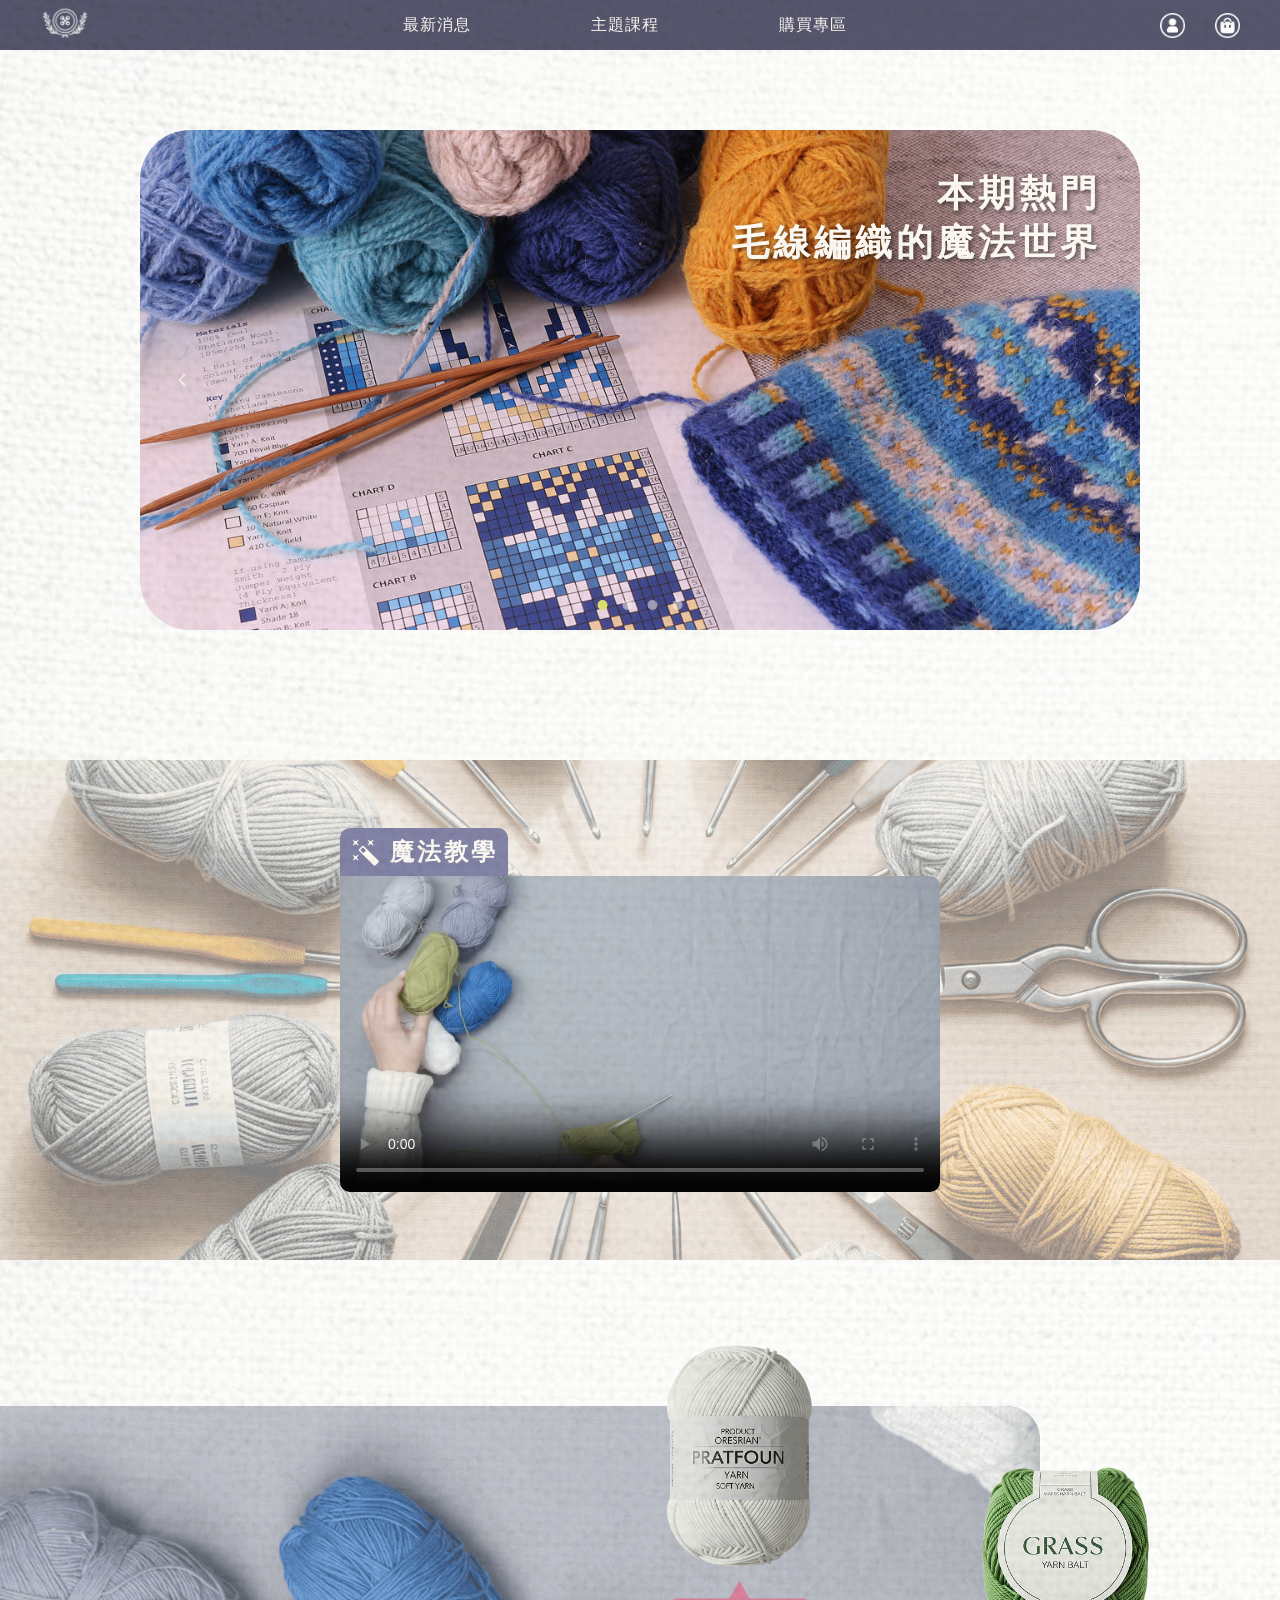
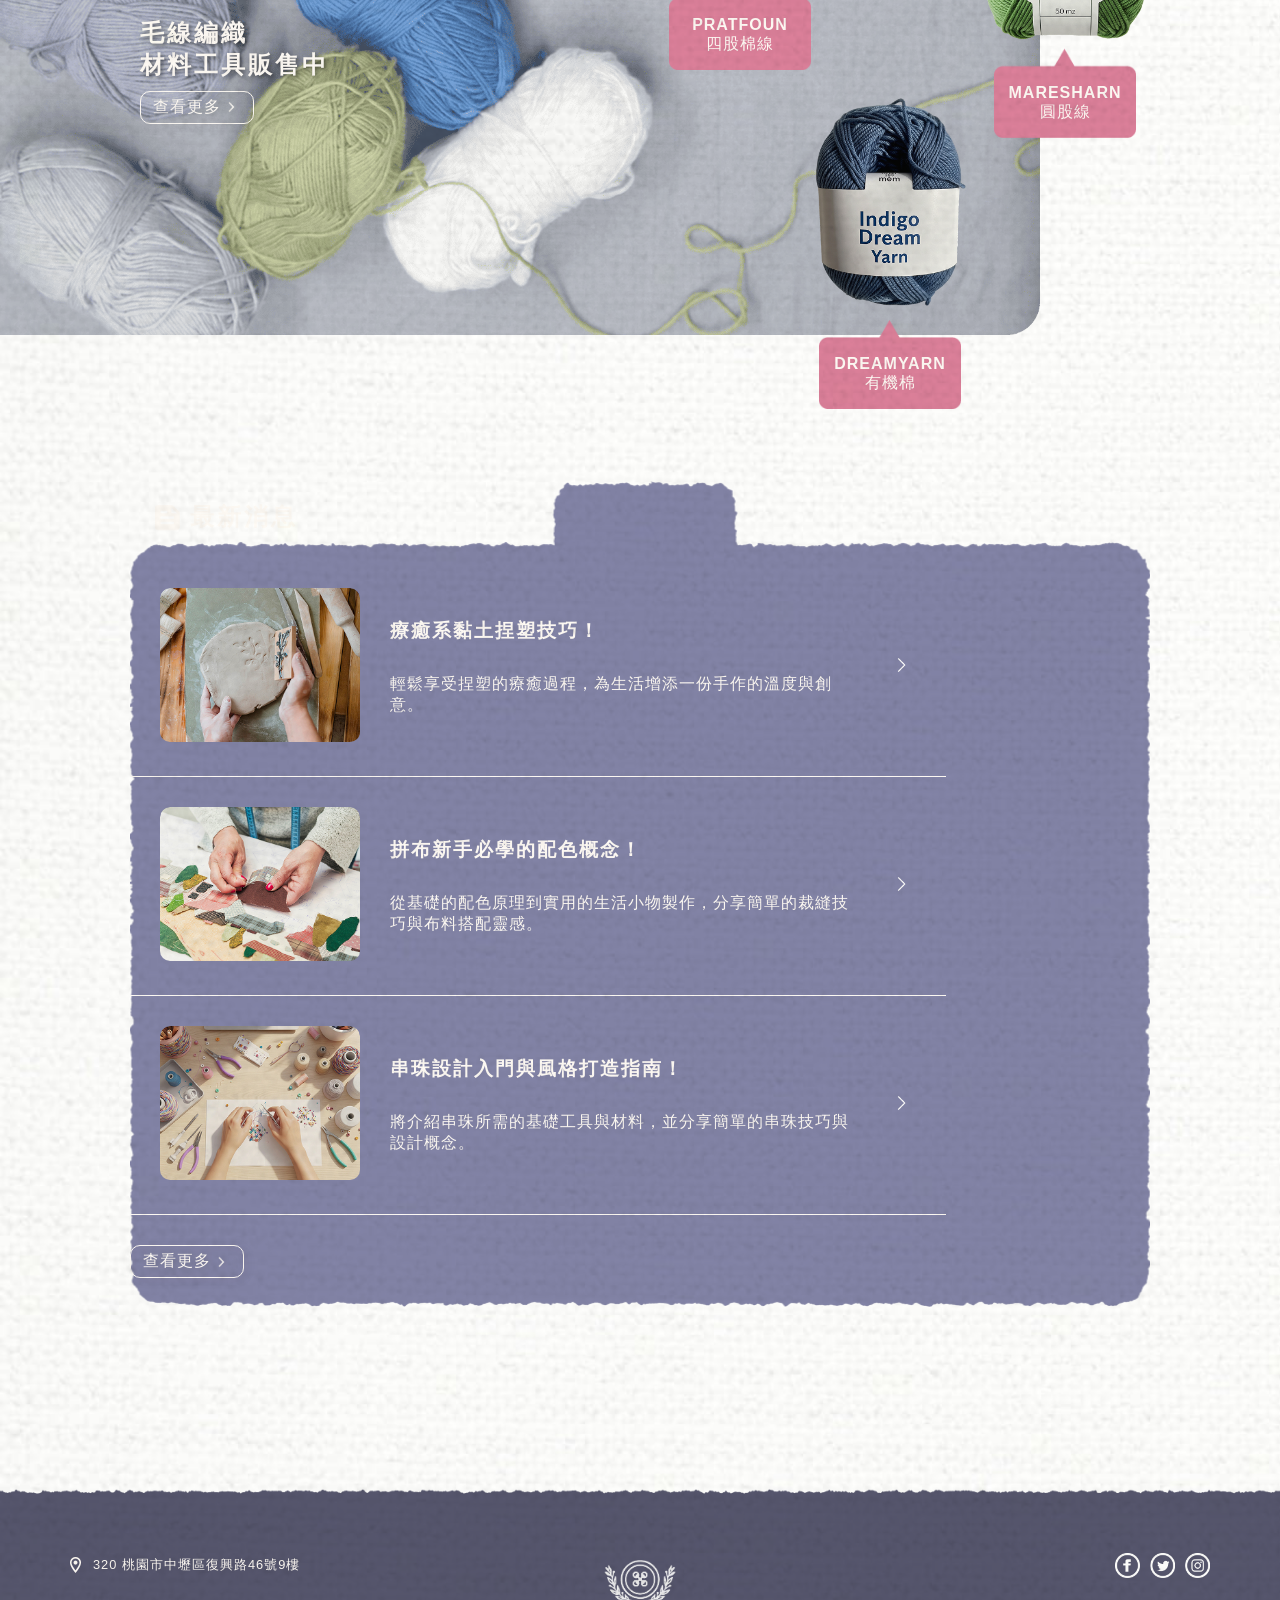
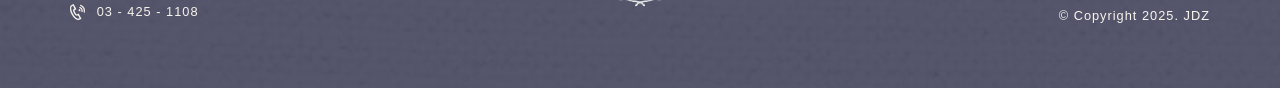
<file: index.html>
<!DOCTYPE html>
<html lang="en">
<head>
    <meta charset="UTF-8">
    <meta name="viewport" content="width=device-width, initial-scale=1.0">
    <meta name="format-detection" content="telephone=no, address=no, email=no">
    <title>簡單做</title>
    <link rel="shortcut icon" href="favicon.ico" type="image/x-icon">
    <link rel="stylesheet" href="./new.css">
</head>

<body>
    <!-- header -->
    <nav class="navbar">
        <div class="nav-container">
            <a href="./index.html">
                <div class="logo">
                    <img src="./picture/logo.png" alt="">
                </div>
            </a>
            
            <ul class="nav-menu" id="navMenu">
                <li><a href="#" class="nav-link">最新消息</a></li>
                <li><a href="#" class="nav-link">主題課程</a></li>
                <li><a href="#" class="nav-link">購買專區</a></li>
            </ul>
            
            <div class="user-section">
                <a href="">
                    <div class="user-icon">
                        <img src="./icon/user.png" alt="">
                    </div>
                </a>
                <a href="">
                    <div class="user-icon">
                        <img src="./icon/shopping_bag01.png" alt="">
                    </div>
                </a>
            </div>
            
            <div class="hamburger" id="hamburger">
                <span></span>
                <span></span>
                <span></span>
            </div>
        </div>
    </nav>

    <!-- ------回頁頂按鈕------ -->
    <button class="backtotop" id="backToTop">
        <img src="./picture/back_to_top.png" alt="back to top">
    </button>

    <!-- slide -->
    <div class="slide-container">
        <div class="slider">
            <div class="slide-content">
                <h2>本期熱門<br>毛線編織的魔法世界</h2>
                <p>走進毛線編織的魔法世界，新手也能輕鬆上手 !</p>
            </div>
            <div class="slide-active">
                <div class="slide"><img src="./picture/slide01.jpg" alt=""></div>
                <div class="slide"><img src="./picture/slide02.jpg" alt=""></div>
                <div class="slide"><img src="./picture/slide03.jpg" alt=""></div>
                <div class="slide"><img src="./picture/slide04.jpg" alt=""></div>
            </div>
            <!-- 導航箭頭 -->
            <div class="slide-btn">
                <button class="nav-arrow prev" onclick="changeSlide(-1)">
                    <img src="./icon/slide_prev.png" alt="">
                </button>
                <button class="nav-arrow next" onclick="changeSlide(1)">
                    <img src="./icon/slide_next.png" alt="">
                </button>
            </div>

            <!-- 導航點 -->
            <div class="dots-container">
                <span class="dot active" onclick="currentSlide(1)"></span>
                <span class="dot" onclick="currentSlide(2)"></span>
                <span class="dot" onclick="currentSlide(3)"></span>
                <span class="dot" onclick="currentSlide(4)"></span>
            </div>
        </div>
    </div>

    <!-- area1-video -->
        <div class="area1">
            <div class="index-video">
                <div class="titletag1">
                    <img class="title-icon" src="./icon/magic.png" alt="">
                    <h3>魔法教學</h3>
                </div>
                <video controls src="./video/knitting.mp4" poster="./video/knitting_cover.jpg" playsinline webkit-playsinline></video>
            </div>
        </div>

    <!-- area2 -->
    <div class="area2">
        <div class="area2-container">
            <h3>毛線編織<br>材料工具販售中</h3>
            <a href="">
                <button class="more-btn">
                    <p>查看更多</p>
                    <img class="btn-icon1" src="./icon/arrow_bold.png" alt="">
                </button>
            </a>
            <div class="yarn-group">
                <div class="yarn1">
                        <img class="yarn1p" src="./picture/index_yarn01.png" alt="">
                        <div class="yarntag">
                            <div class="tag-bg"></div>
                            <p>PRATFOUN<br>四股棉線</p>
                        </div>
                    </div>
                    <div class="yarn2">
                        <img class="yarn2p" src="./picture/index_yarn02.png" alt="">
                        <div class="yarntag">
                            <div class="tag-bg"></div>
                            <p>MARESHARN<br>圓股線</p>
                        </div>
                    </div>
                    <div class="yarn3">
                        <img class="yarn3p" src="./picture/index_yarn03.png" alt="">
                        <div class="yarntag">
                            <div class="tag-bg"></div>
                            <p>DREAMYARN<br>有機棉</p>
                        </div>
                    </div>
            </div>
        </div>
    </div>

    <!-- area3 -->
    <div class="area3" id="area3">
        <div class="news-list">
            <div class="titletag1">
                    <img class="title-icon" src="./icon/news.png" alt="">
                    <h3>最新消息</h3>
            </div>
            <div class="news-item">
                <div class="img-wrapper">
                    <img src="./picture/index_news01.jpg" alt="">
                </div>
                <div class="news-text">
                    <h3>療癒系黏土捏塑技巧！</h3>
                    <p>輕鬆享受捏塑的療癒過程，為生活增添一份手作的溫度與創意。</p>
                </div>
                <div class="arrow-button">
                    <img src="./icon/arrow.png" alt="">
                </div>
            </div>
            <div class="news-item">
                <div class="img-wrapper">
                    <img src="./picture/index_news02.jpg" alt="">
                </div>
                <div class="news-text">
                    <h3>拼布新手必學的配色概念！</h3>
                    <p>從基礎的配色原理到實用的生活小物製作，分享簡單的裁縫技巧與布料搭配靈感。</p>
                </div>
                <div class="arrow-button">
                    <img src="./icon/arrow.png" alt="">
                </div>
            </div>
            <div class="news-item">
                <div class="img-wrapper">
                    <img src="./picture/index_news03.jpg" alt="">
                </div>
                <div class="news-text">
                    <h3>串珠設計入門與風格打造指南！</h3>
                    <p>將介紹串珠所需的基礎工具與材料，並分享簡單的串珠技巧與設計概念。</p>
                </div>
                <div class="arrow-button">
                    <img src="./icon/arrow.png" alt="">
                </div>
            </div>
            <a href="">
                <button class="more-btn">
                    <p>查看更多</p>
                    <img class="btn-icon1" src="./icon/arrow_bold.png" alt="">
                </button>
            </a>
        </div>
    </div>

    <!-- footer -->
    <div class="footer-top">
        <footer id="page-footer">
            <div class="footer-container">
                <div class="footer-info">
                    <div class="footer-item">
                        <img src="./icon/location.png" alt="location">
                        <span>320 桃園市中壢區復興路46號9樓</span>
                    </div>
                    <div class="footer-item">
                        <img src="./icon/phone.png" alt="phone">
                        <span>03 - 425 - 1108</span>
                    </div>
                </div>
                
                <div class="footer-logo">
                    <a href="./index.html">
                    <img src="./picture/logo.png" alt="logo">
                    </a>
                </div>
                
                <div class="footer-social">
                    <div class="footer-icon-row">
                        <button class="footer-icons">
                            <a href="#"><img src="./icon/facebook.png" alt="facebook"></a>
                        </button>
                        <button class="footer-icons">
                            <a href="#"><img src="./icon/twitter.png" alt="twitter"></a>
                        </button>
                        <button class="footer-icons">
                            <a href="#"><img src="./icon/instagram.png" alt="instagram"></a>
                        </button>
                    </div>
                    <p>© Copyright 2025. JDZ</p>
                </div>
            </div>
    </footer>
</div>


    <script>
        // 漢堡開關
        const hamburger = document.getElementById('hamburger');
        const navMenu = document.getElementById('navMenu');

        hamburger.addEventListener('click', function() {
            hamburger.classList.toggle('active');
            navMenu.classList.toggle('active');
        });

        // 點分頁關閉
        const navLinks = document.querySelectorAll('.nav-link');
        navLinks.forEach(link => {
            link.addEventListener('click', () => {
                hamburger.classList.remove('active');
                navMenu.classList.remove('active');
            });
        });

        // 點區域關閉
        document.addEventListener('click', function(event) {
            const isClickInsideNav = navMenu.contains(event.target) || hamburger.contains(event.target);
            
            if (!isClickInsideNav && navMenu.classList.contains('active')) {
                hamburger.classList.remove('active');
                navMenu.classList.remove('active');
            }
        });

        // 視窗改變
        window.addEventListener('resize', function() {
            if (window.innerWidth > 768) {
                hamburger.classList.remove('active');
                navMenu.classList.remove('active');
            }
        });

        //backtotop
        const backtotop = document.getElementById("backToTop");
        window.onscroll = function () {
            if (document.body.scrollTop > 100 || document.documentElement.scrollTop > 100) {
            backtotop.style.display = "block";
            } else {
            backtotop.style.display = "none";
            }
        };
        backtotop.onclick = function () {
            window.scrollTo({ top: 0, behavior: 'smooth' });
        };

        //slide
        let currentSlideIndex = 0;
        const slides = document.querySelectorAll('.slide');
        const dots = document.querySelectorAll('.dot');
        const totalSlides = slides.length;
        let autoSlideInterval;
        const slideInterval = 3000; // 5秒切換一次

        // 顯示指定的幻燈片
        function showSlide(index) {
            // 移除所有active類
            slides.forEach(slide => slide.classList.remove('active'));
            dots.forEach(dot => dot.classList.remove('active'));

            // 添加active類到當前幻燈片
            slides[index].classList.add('active');
            dots[index].classList.add('active');
        }

        // 下一張幻燈片
        function nextSlide() {
            currentSlideIndex = (currentSlideIndex + 1) % totalSlides;
            showSlide(currentSlideIndex);
        }

        // 上一張幻燈片
        function prevSlide() {
            currentSlideIndex = (currentSlideIndex - 1 + totalSlides) % totalSlides;
            showSlide(currentSlideIndex);
        }

        // 切換幻燈片（通過箭頭）
        function changeSlide(direction) {
            clearInterval(autoSlideInterval);
            
            if (direction === 1) {
                nextSlide();
            } else {
                prevSlide();
            }
            
            // 重新開始自動播放
            startAutoSlide();
        }

        // 跳轉到指定幻燈片（通過點擊點）
        function currentSlide(index) {
            clearInterval(autoSlideInterval);
            
            currentSlideIndex = index - 1;
            showSlide(currentSlideIndex);
            
            // 重新開始自動播放
            startAutoSlide();
        }

        // 開始自動播放
        function startAutoSlide() {
            autoSlideInterval = setInterval(nextSlide, slideInterval);
        }

        // 停止自動播放
        function stopAutoSlide() {
            clearInterval(autoSlideInterval);
        }

        // 初始化
        document.addEventListener('DOMContentLoaded', function() {
            startAutoSlide();
            
            // 當滑鼠懸停時暫停自動播放
            const sliderContainer = document.querySelector('.slider-container');
            sliderContainer.addEventListener('mouseenter', stopAutoSlide);
            sliderContainer.addEventListener('mouseleave', startAutoSlide);
        });

        // 鍵盤控制
        document.addEventListener('keydown', function(e) {
            if (e.key === 'ArrowLeft') {
                changeSlide(-1);
            } else if (e.key === 'ArrowRight') {
                changeSlide(1);
            }
        });

        // 觸控支援（手機滑動）
        let startX = 0;
        let endX = 0;

        document.querySelector('.slider').addEventListener('touchstart', e => {
            startX = e.changedTouches[0].screenX;
        });

        document.querySelector('.slider').addEventListener('touchend', e => {
            endX = e.changedTouches[0].screenX;
            const threshold = 50; // 最小滑動距離

            if (startX - endX > threshold) {
                changeSlide(1); // 向左滑動，下一張
            } else if (endX - startX > threshold) {
                changeSlide(-1); // 向右滑動，上一張
            }
        });

        // yarntag:hover
        const tags = document.querySelectorAll('.yarntag');

        tags.forEach(tag => {
            // 進
            tag.addEventListener('mouseenter', () => {
            const parent = tag.parentElement; // yarn1 / yarn2 / yarn3
            const img = parent.querySelector('img')
            img.style.transition = 'transform 0.3s ease';
            img.style.transform = 'translateY(-20px)';
            });

            // 出
            tag.addEventListener('mouseleave', () => {
            const parent = tag.parentElement;
            const img = parent.querySelector('img');
            img.style.transform = 'translateY(0)';
            });
        });

    </script>
</body>
</html>
</file>
<file: new.css>
* {
            margin: 0;
            padding: 0;
            box-sizing: border-box;
        }

        body {
            font-family: "Noto Sans TC", sans-serif;
            background-color: #FFFBF7;
            background-image: url('./picture/texture_cloth.jpg');
            background-repeat: repeat;
            background-size: cover; 
            mix-blend-mode: multiply;
            opacity: 99%;
        }


/* ------ header ------ */
        .navbar {
            background-image: url(./picture/header.png);
            background-size: 100vw 60px;
            background-repeat: no-repeat;
            object-fit: cover;
            padding: 0 30px;
            position: relative;
        }

        .nav-container {
            max-width: 1200px;
            margin: 0 auto;
            display: flex;
            justify-content: space-between;
            align-items: center;
            /* height: 60px; */
        }

        .logo img{
            display: flex;
            align-items: center;
            width: 50px;
            opacity: 90%;
            filter: brightness(0) invert(1);
            transition: filter 0.3s ease;
        }

        .logo img:hover{
            filter: brightness(0) saturate(100%) invert(91%) sepia(42%) saturate(528%) hue-rotate(1deg) brightness(96%) contrast(90%);
        }

        .nav-menu {
            display: flex;
            list-style: none;
            align-items: center;
            gap: 90px;
        }

        .nav-link {
            color: #FFFBF7;
            text-decoration: none;
            font-size: 16px;
            letter-spacing:  1px;
            font-weight: 500;
            padding: 10px 15px;
            transition: all 0.3s ease;
            position: relative;
        }

        .nav-link::after {
            content: '';
            position: absolute;
            bottom: 6px;
            left: 50%;
            width: 0;
            height: 1.5px;
            background: #E0E26D;
            transition: all 0.3s ease;
            transform: translateX(-50%);
        }

        .nav-link:hover::after {
            width: 70%;
        }

        .user-section {
            display: flex;
            align-items: center;
            gap: 30px;
        }

        .user-icon img{
            width: 25px;
            height: 25px;
            display: flex;
            align-items: center;
            justify-content: center;
            cursor: pointer;
            transition: all 0.3s ease;
            filter: brightness(0) invert(1);
            transition: filter 0.3s ease;
        }

        .user-icon img:hover{
            filter: brightness(0) saturate(100%) invert(91%) sepia(42%) saturate(528%) hue-rotate(1deg) brightness(96%) contrast(90%);
        }

        a{
            text-decoration: none;
        }

        a, a:visited, a:hover, a:active {
            text-decoration: none;
        }

        a[href^="tel"],
        a[href^="mailto"],
        a[href^="geo"] {
            text-decoration: none;
            color: inherit;
            -webkit-text-decoration: none;
        }


/* ------ hamburger ------ */
        .hamburger {
            display: none;
            flex-direction: column;
            cursor: pointer;
            padding: 5px;
            filter: brightness(0) invert(1);
            transition: filter 0.3s ease;
        }

        .hamburger span {
            width: 25px;
            height: 3px;
            background: #FFFBF7;
            margin: 3px 0;
            transition: all 0.3s ease;
            border-radius: 2px;
        }

        .hamburger:hover{
            filter: brightness(0) saturate(100%) invert(91%) sepia(42%) saturate(528%) hue-rotate(1deg) brightness(96%) contrast(90%);
        }


/* ------ hambueger active ------ */
        .hamburger.active span:nth-child(1) {
            transform: rotate(45deg) translate(6px, 6px);
        }

        .hamburger.active span:nth-child(2) {
            opacity: 0;
        }

        .hamburger.active span:nth-child(3) {
            transform: rotate(-45deg) translate(6px, -6px);
        }


/* ------ backtotop ------ */
        .backtotop{
            position: fixed;
            right: 50px;
            bottom: 50px;
            background: #FFFBF7;
            width: 45px;
            height: 45px;
            border: none;
            border-radius: 50%;
            cursor: pointer;
            transition: opacity 0.3s ease;
            z-index: 10;
            filter: drop-shadow(1px 1px 4px rgba(0, 0, 0, 0.2))
        }

        .backtotop img{
            width: 100%;
            height: 100%;
        }

        .backtotop:hover {
            background: #E0E26D;
            } 


/* ------ footer ------ */
        .footer-top{
            background-image: url(./picture/footer.png);
            background-size: 100vw 200px;
            background-repeat: no-repeat;
            object-fit: cover;
            /* padding: 0 30px; */
            /* position: relative; */
        }

        #page-footer {
            width: 100%;
        }

        .footer-container {
            max-width: 1200px;
            height: 200px;
            margin-top: 180px;
            margin-inline: auto;
            display: flex;
            justify-content: space-between;
            align-items: center;
            padding: 0 30px;
        }

        .footer-info {
            display: flex;
            flex-direction: column;
            gap: 30px;
            flex: 1;
        }

        .footer-item {
            display: flex;
            align-items: center;
            gap: 12px;
        }

        .footer-item img {
            width: auto;
            height: 16px;
        }

        .footer-item span {
            color: #FFFBF7;
            font-size: 0.8rem;
            letter-spacing: 1px;
            align-items: flex-start;
            text-decoration: none;
        }

        .footer-logo {
            flex: 1;
            display: flex;
            justify-content: center;
            align-items: center;
        }

        .footer-logo img {
            width: 80px;
            opacity: 90%;
            filter: brightness(0) invert(1);
            transition: filter 0.3s ease;
        }

        .footer-logo img:hover{
            filter: brightness(0) saturate(100%) invert(91%) sepia(42%) saturate(528%) hue-rotate(1deg) brightness(96%) contrast(90%);
        }

        .footer-social {
            flex: 1;
            display: flex;
            flex-direction: column;
            align-items: flex-end;
            gap: 30px;
        }

        .footer-icon-row {
            display: flex;
            gap: 10px;
        }

        .footer-icons {
            background: none;
            border: none;
            display: flex;
            align-items: center;
            justify-content: center;
            cursor: pointer;
        }

        .footer-icons:hover img{
            filter: brightness(0) saturate(100%) invert(91%) sepia(42%) saturate(528%) hue-rotate(1deg) brightness(96%) contrast(90%);
        }

        .footer-icons a {
            display: flex;
            align-items: center;
            justify-content: center;
            width: 100%;
            height: 100%;
        }

        .footer-icons img {
            width: 25px;
            height: 25px;
            filter: brightness(0) invert(1);
            transition: filter 0.3s ease;
        }

        .footer-social p {
            color: #FFFBF7;
            font-size: 0.8rem;
            letter-spacing: 1px;
            margin: 0;
        }


/* ------ index slide ------ */
        .slide-container {
            position: relative;
            max-width: 1000px;
            margin: 80px auto;
            overflow: hidden;
        }

        .slider {
            position: relative;
            width: 100%;
            height: 500px;
            overflow: hidden;
            border-radius: 50px;
        }

        .slide img{
            aspect-ratio: 3/2;
            width: 100%;
            height: auto;
        }

        .slide:first-child{
            opacity: 1;
        }

        .slide.active {
            opacity: 1;
        }

        .slide{
            position: absolute;
            top: 0;
            left: 0;
            width: 100%;
            height: 100%;
            opacity: 0;
            transition: opacity 1s ease-in-out;
            display: flex;
            align-items: center;
            justify-content: center;
        }

        .slide-content {
            position: absolute;
            max-width: 100%;
            padding: 40px;
            color: #FFFBF7;
            transition: none;
            z-index: 9;
        }

        .slide-content h2 {
            position: absolute;
            right: -30vw;
            font-size: 2.3em;
            letter-spacing: 4px;
            text-align: right;
            margin-bottom: 20px;
            text-shadow: 2px 2px 4px rgba(0, 0, 0, 0.5);
            font-weight: bold;
        }

        .slide-content p {
            position: relative;
            top: 60vh;
            left: 0.5vw;
            font-size: 1.2em;
            letter-spacing: 3px;
            line-height: 1.6;
            text-shadow: 2px 2px 4px rgba(0, 0, 0, 0.5);
            background-color: #DC7E9A;
            padding: 5px 20px;
        }

        /* ------ dot ------ */
        .dots-container {
            position: absolute;
            bottom: 20px;
            left: 50%;
            transform: translateX(-50%);
            display: flex;
            gap: 15px;
        }

        .dot {
            width: 10px;
            height: 10px;
            border-radius: 50%;
            background: #FFFBF7;
            opacity: 50%;
            cursor: pointer;
            transition: all 0.3s ease;
        }

        .dot.active {
            background: #E0E26D;
            opacity: 100%;
        }

        .dot:hover {
            background: #FFFBF7;
            opacity: 80%;
        }

        /* ------ arrow ------ */
        .nav-arrow {
            position: absolute;
            top: 50%;
            transform: translateY(-50%);
            width: 45px;
            height: 45px;
            background: transparent;
            border: none;
            border-radius: 50%;
            color: #FFFBF7;
            cursor: pointer;
            transition: all 0.3s ease;
            display: flex;
            align-items: center;
            justify-content: center;
        }

        .nav-arrow img{
            width: 25px;
        }

        .nav-arrow:hover {
            background: #E0E26D;
            transform: translateY(-50%);
        }

        .prev {
            left: 20px;
        }

        .next {
            right: 20px;
        }


/* ------ area1 ------ */
        .area1{
            display: flex;
            justify-content: center;
            align-items: center;
            height: 500px;
            margin-top: 130px;
            background-image: url(./picture/index_background01.png);
            background-repeat: no-repeat;
            background-size: cover; 
            background-position: center center;
            /* overflow: hidden; */
        }

        .index-video{
            /* background-color: rgba(0, 255, 0, 0.1); */
            display: flex;
            flex-direction: column;
            align-items: flex-start;
            width: fit-content;
            position: relative;
            margin: 0 auto;
            gap: 0;
        }

        .titletag1{
            display: inline-flex;
            align-items: center;
            gap: 10px;
            background-color: #8283A7;
            border-radius: 10px 10px 0 0;
            padding: 8px 10px;
        }

        .title-icon{
            width: 30px;
            height: auto;
        }

        .titletag1 h3{
            color: #FFFBF7;
            font-size: 1.5rem;
            letter-spacing: 3px;
        }

        .area1 video{
            display: block;
            width: 60vw;
            max-width: 600px;
            height: auto;
            border-radius: 0 10px 10px 10px;
        }


/* ------ area2 ------ */
        .area2{
            display: flex;
            justify-content: center;
            align-items: center;
            height: 800px;
            margin-top: 10px;
            background-image: url(./picture/index_background02.png);
            background-repeat: no-repeat;
            background-size: contain; 
            background-position: center center;
            /* overflow: hidden; */
        }

        .area2-container{
            position: relative;
            width: 100%;
            max-width: 1000px;
            margin: 0 auto;
        }

        .area2 h3{
            color: #FFFBF7;
            font-size: 1.5rem;
            letter-spacing: 3px;
            text-shadow: 2px 2px 4px rgba(0, 0, 0, 0.5);
        }

        .more-btn{
            display: inline-flex;
            align-items: center;
            padding: 5px 12px;
            margin-top: 10px;
            border-radius: 10px;
            background-color: transparent;
            border: 1.5px solid #FFFBF7;
            cursor: pointer;
            position: relative;
            filter: drop-shadow(2px 2px 4px rgba(0, 0, 0, 0.2));
            transition: background-color 0.3s ease;
        }

        .btn-icon1{
            width: 20px;
            height: auto;
            transition: filter 0.3s ease;
            transition: transform 0.3s ease;
        }

        .more-btn p{
            color: #FFFBF7;
            font-size: 1rem;
            letter-spacing: 1px;
            font-weight: 500;
            text-decoration: none;
        }

        .more-btn:hover{
            background-color: #E0E26D;
            border: 1.5px solid #E0E26D;
        }

        .more-btn:hover .btn-icon1{
            filter: brightness(0) saturate(100%) invert(33%) sepia(8%) saturate(1241%) hue-rotate(201deg) brightness(93%) contrast(87%);
            transform: translateX(5px);
        }

        .more-btn:hover p{
            color: #54546C;
        }

        .yarn-group {
            /* background-color: rgba(0, 255, 0, 0.1); */
            position:absolute;
            top: 50%;
            right: 0;
            transform: translateY(-50%);
            display: flex;
            flex-direction: column;
        }

        .yarn1, .yarn2, .yarn3 {
            display: flex;
            flex-direction: column;
            align-items: center;
            justify-content: center;
        }

        .yarn1{
            position: relative;
            right: 110%;
            transform: translateY(50%);
        }

        .yarn2{
            position: relative;
            right: -20%;
            transform: translateY(-30%);
        }

        .yarn3{
            position: relative;
            right: 50%;
            transform: translateY(-50%);
        }

        .yarntag{
            position: relative;
            width: 160px;
            height: auto;
            padding: 15px;
            cursor: pointer;
            z-index: 1;
        }

        .tag-bg{
            position: absolute;
            top: 0;
            left: 0;
            right: 0;
            bottom: 0;
            background-image: url(./picture/tag.png);
            background-repeat: no-repeat;
            background-size: contain;
            background-position: center center;
            transition: transform 0.3s ease;
            transition: filter 0.3s ease;
            z-index: -1;
        }

        .yarntag p{
            font-size: 1rem;
            font-weight: 550;
            letter-spacing: 1px;
            color: #FFFBF7;
            text-align: center;
            padding-top: 20px;
            transition: transform 0.3s ease;
            z-index: 1;
        }

        .yarntag:hover .tag-bg{
            filter: brightness(0) saturate(100%) invert(91%) sepia(42%) saturate(528%) hue-rotate(1deg) brightness(96%) contrast(90%);
        }

        .yarntag:hover p{
            color: #54546C;
        }

        .yarn1p, .yarn2p, .yarn3p{
            width: 250px;
            height: auto;
            transition: transform 0.3s ease;
        }


/* ------ area3 ------ */
        .area3{
            /* background-color: rgba(0, 255, 0, 0.1); */
            display: flex;
            flex-direction: column;
            justify-content: center;
            align-items: center;
            margin-top: 10px;
        }

        .news-list{
            /* background-color: rgba(0, 255, 0, 0.1); */
            background-image: url(./picture/index_background03.png);
            background-repeat: no-repeat;
            background-size: cover; 
            background-position: center;
            padding-top: 30px;
            position: relative;
            width: 100%;
            max-width: 1020px;
            overflow: visible;
            justify-items: center;
            align-items: center;
        }

        .news-item{
            gap: 30px;
            width: 80%;
            border-bottom: 1px solid #FFFBF7;
            padding-block: 30px;
            padding-inline: 30px;
            cursor: pointer;
            display: flex;
            flex-direction: row;
            align-items: center;
        }

        .news-item:hover img{
            transform: scale(1.1);
            filter: brightness(1.1);
        }

        .news-item:hover .news-text h3,
        .news-item:hover .news-text p{
            color: #E0E26D;
        }

        .news-item:hover .arrow-button img{
            filter: brightness(0) saturate(100%) invert(91%) sepia(42%) saturate(528%) hue-rotate(1deg) brightness(96%) contrast(90%);
            transform: translateX(10px);
        }

        .news-list .titletag1{
            background: none;
            padding-left: 25px;
            transform: translateY(-35%);
        }

        .news-list .title-icon{
            width: 25px;
        }

        .img-wrapper {
            width: 200px;
            height: auto;
            border-radius: 10px;
            overflow: hidden; /* 關鍵：裁切內部放大內容 */
            flex-shrink: 0;   /* 防止圖片在 flex 中被壓縮 */
        }

        .news-item img{
            width: 200px;
            height: auto;
            object-fit: cover;
            border-radius: 10px;
            transition: transform 0.3s ease, filter 0.3s ease;
        }

        .news-text h3{
            margin: 0;
            font-size: 1.2rem;
            font-weight: bold;
            letter-spacing: 2px;
            color: #FFFBF7;
            transition: transform 0.3s ease;
        }

        .news-text p{
            padding-top: 30px;
            font-size: 1rem;
            letter-spacing: 1px;
            color: #FFFBF7;
            transition: transform 0.3s ease;
        }

        .arrow-button img{
            width: 30px;
            filter: brightness(0) invert(1);
            transition: filter 0.3s ease;
            transition: transform 0.3s ease;
        }

        .news-list .more-btn{
            margin-block: 30px;
        }






/* ------ responsive ------ */
        /* 手機 */
        @media screen and (max-width: 480px){
            /* header */
            .navbar {
                background-size: 100vw 50px;
                padding: 0 15px;
            }

            .nav-container {
                height: 50px;
                padding: 0 5px;
            }

            .logo img {
                width: 40px;
            }

            .hamburger {
                display: flex;
            }

            .nav-menu {
                position: fixed;
                top: 40px;
                right: -100%;
                width: 100%;
                height: calc(100vh - 40px);
                background: #54546C;
                opacity: 100%;
                flex-direction: column;
                justify-content: flex-start;
                align-items: center;
                padding-top: 100px;
                transition: right 0.3s ease;
                gap: 30px;
                z-index: 10;
            }

            .nav-menu.active {
                right: 0;
            }

            .nav-link {
                top: 50px;
                font-size: 1rem;
                padding: 15px 30px;
                width: 80%;
                text-align: center;
                margin: 10px 0;
            }

            .nav-link:hover {
                transform: none;
            }

            .user-section {
                position: fixed;
                top: 120px;
                left: 50%;
                transform: translateX(-50%);
                opacity: 0;
                transition: all 0.3s ease;
                z-index: 11;
            }

            .nav-menu.active ~ .user-section {
                opacity: 1;
            }

            .backtotop {
                right: 20px;
                bottom: 20px;
                width: 40px;
                height: 40px;
            }

            /* footer */
            .footer-top {
                background-size: 100vw 180px;
            }

            .footer-container {
                height: 180px;
                margin-top: 100px;
                flex-direction: column;
                gap: 15px;
                text-align: center;
                padding: 0 15px;
                position: relative;
            }

            .footer-info, 
            .footer-social {
                flex: none;
                align-items: center;
            }

            .footer-info {
                gap: 10px;
                margin-top: 60px;
            }

            .footer-item {
                justify-content: flex-start;
                gap: 8px;
            }

            .footer-item img {
                height: 14px;
            }

            .footer-item span {
                font-size: 0.7rem;
            }

            .footer-logo img {
                position: absolute;
                top: 0;
                left: 50%;
                transform: translateX(-50%);
                width: 50px;
                padding-top: 5px;
            }

            .footer-social {
                gap: 10px;
                margin-top: -10px;
                padding-bottom: 15px;
            }

            .footer-social p {
                font-size: 0.7rem;
            }

            .footer-icons img {
                width: 20px;
                height: 20px;
            }

            /* slide */
            .slide-container {
                margin: 60px auto;
                max-width: 90%;
            }

            .slider {
                height: 250px;
                border-radius: 25px;
            }

            .slide-content h2 {
                top: 3vh;
                right: 5vw;
                font-size: 1.3rem;
                letter-spacing: 2px;
            }

            .slide-content p {
                top: 17vh;
                left: 50%;
                transform: translateX(-50%);
                padding: 3px 10px;
                font-size:0.8rem;
                letter-spacing: 1px;
            }

            .dots-container {
                bottom: 10px;
                gap: 10px;
            }

            .dot {
                width: 8px;
                height: 8px;
            }

            .nav-arrow {
                width: 40px;
                height: 40px;
            }

            .nav-arrow img {
                width: 20px;
            }

            .prev {
                left: 10px;
            }

            .next {
                right: 10px;
            }
    

            /* area1 */
            .area1 {
                height: 250px;
                margin-top: 60px;
            }

            .titletag1 {
                gap: 8px;
                border-radius: 8px 8px 0 0;
                padding: 6px 8px;
            }

            .title-icon {
                width: 20px;
            }

            .titletag1 h3 {
                font-size: 1rem;
                letter-spacing: 1px;
            }

            .area1 video {
                width: 90vw;
                max-width: 350px;
                border-radius: 0 8px 8px 8px;
            }

            /* area2 */
            .area2 {
                height: 500px;
                margin-top: -100px;
            }

            .area2-container{
                max-width: 90%;
            }

        .area2 h3 {
            font-size: 1rem;
            letter-spacing: 1px;
            position: absolute;
            top: -70px;
        }

        .more-btn {
            padding: 3px 5px;
            margin-top: 10px;
            border-radius: 8px;
            position: absolute;
            top: -30px;
        }

        .btn-icon1{
            width: 13px;
        }

        .more-btn p{
            padding-left: 5px;
            font-size: 0.8rem;
        }

        .yarn-group {
            transform: translate(3%, 10%);
            flex-direction: row;
        }

        .yarn1{
            right: 0;
            transform: translateY(8%);
            }

            .yarn2{
                right: 0;
                transform: translateY(-10%);
            }

            .yarn3{
                right: 0;
                transform: translateY(8%);
            }

            .yarn1p, .yarn2p, .yarn3p {
                width: 140px;
            }

            .yarntag {
                width: 90px;
                padding: 10px;
            }
            
            .yarntag p {
                font-size: 0.75rem;
                font-weight: normal;
                letter-spacing: 0.8px;
                padding-top: 12px;
                justify-self: center;
            }

    /* Area3 新聞區域調整 */
    .news-list {
        padding: 20px 15px;
        background-size: contain;
    }

    .news-list .titletag1 {
        padding-left: 15px;
        margin-bottom: 20px;
    }

    .news-item {
        flex-direction: column;
        align-items: flex-start;
        gap: 15px;
        padding: 20px 15px;
        width: 95%;
    }

    .img-wrapper {
        width: 100%;
        max-width: 300px;
        align-self: center;
    }

    .news-item img {
        width: 100%;
    }

    .news-text h3 {
        font-size: 1rem;
        letter-spacing: 1px;
    }

    .news-text p {
        padding-top: 10px;
        font-size: 0.9rem;
        line-height: 1.5;
    }

    .arrow-button {
        align-self: flex-end;
    }

    .arrow-button img {
        width: 25px;
    }
        }

        @media screen and (max-width: 768px) and (min-width: 481px) {
            .hamburger {
                display: flex;
            }

            .nav-menu {
                position: fixed;
                top: 40px;
                right: -100%;
                width: 100%;
                height: calc(100vh - 40px);
                background: #54546C;
                opacity: 100%;
                flex-direction: column;
                justify-content: flex-start;
                align-items: center;
                padding-top: 100px;
                transition: right 0.3s ease;
                gap: 30px;
                z-index: 10;
            }

            .nav-menu.active {
                right: 0;
            }

            .nav-link {
                top: 50px;
                font-size: 18px;
                padding: 15px 30px;
                width: 80%;
                text-align: center;
                margin: 10px 0;
            }

            .nav-link:hover {
                transform: none;
            }

            .user-section {
                position: fixed;
                top: 120px;
                left: 50%;
                transform: translateX(-50%);
                opacity: 0;
                transition: all 0.3s ease;
                z-index: 11;
            }

            .nav-menu.active ~ .user-section {
                opacity: 1;
            }

            .backtotop{
                right: 20px;
            }

            .footer-container {
                flex-direction: column;
                gap: 20px;
                text-align: center;
            }
            
            .footer-info, .footer-social {
                align-items: center;
            }
            
            .footer-social {
                align-items: center;
            }
            
            .footer-item {
                justify-content: center;
            }

            .slider{
                height: 300px;
            }


            .slide-content h2 {
                position: absolute;
                right: -14vw;
                font-size: 1.2em;
                letter-spacing: 2px;
            }

            .slide-content p {
                position: relative;
                top: 33vh;
                left: -1vw;
                padding: 2px 15px;
                font-size: 0.8em;
                letter-spacing: 1px;
            }

            .dot{
                width: 5px;
                height: 5px;
            }

            .area1{
                height: 300px;
                margin-top: 80px;
            }

            .area1 video{
                width: 500px;
                height: auto;
                position: relative;
                left: 50%;
                transform: translate(-50%, 7%);
            }

            .yarn-group {
                position: static;
                transform: none;
                flex-direction: row;
                justify-content: center;
                align-items: flex-end;
                margin-top: 20px;
                gap: 16px;
                max-width: 500px;
                /* overflow-x: auto; */
                /* white-space: nowrap; */
            }

            .yarn-item img {
                width: 80px;
                height: auto;
            }

            .yarntag {
                margin-top: auto;
                font-size: 0.7rem;
            }
        }

        /* 平板 */
        @media screen and (max-width: 1024px) and (min-width: 769px) {
            .nav-container {
                padding: 0 15px;
            }

            .nav-menu {
                gap: 60px;
            }

            .nav-link {
                font-size: 15px;
                padding: 8px 12px;
            }

            .backtotop{
                right: 20px;
            }

            .slider{
                height: 400px;
            }

            .slide-content h2 {
                position: absolute;
                right: -30vw;
                font-size: 2em;
                letter-spacing: 3px;
            }

            .slide-content p {
                position: relative;
                top: 12vh;
                left: 1vw;
                padding: 2px 15px;
                font-size: 1.2em;
                letter-spacing: 2px;
            }

        }

        @media screen and (max-width: 1200px) and (min-width: 1025px){
        }

        @media screen and (max-width: 1440px) and (min-width: 1201px){
        }
</file>
